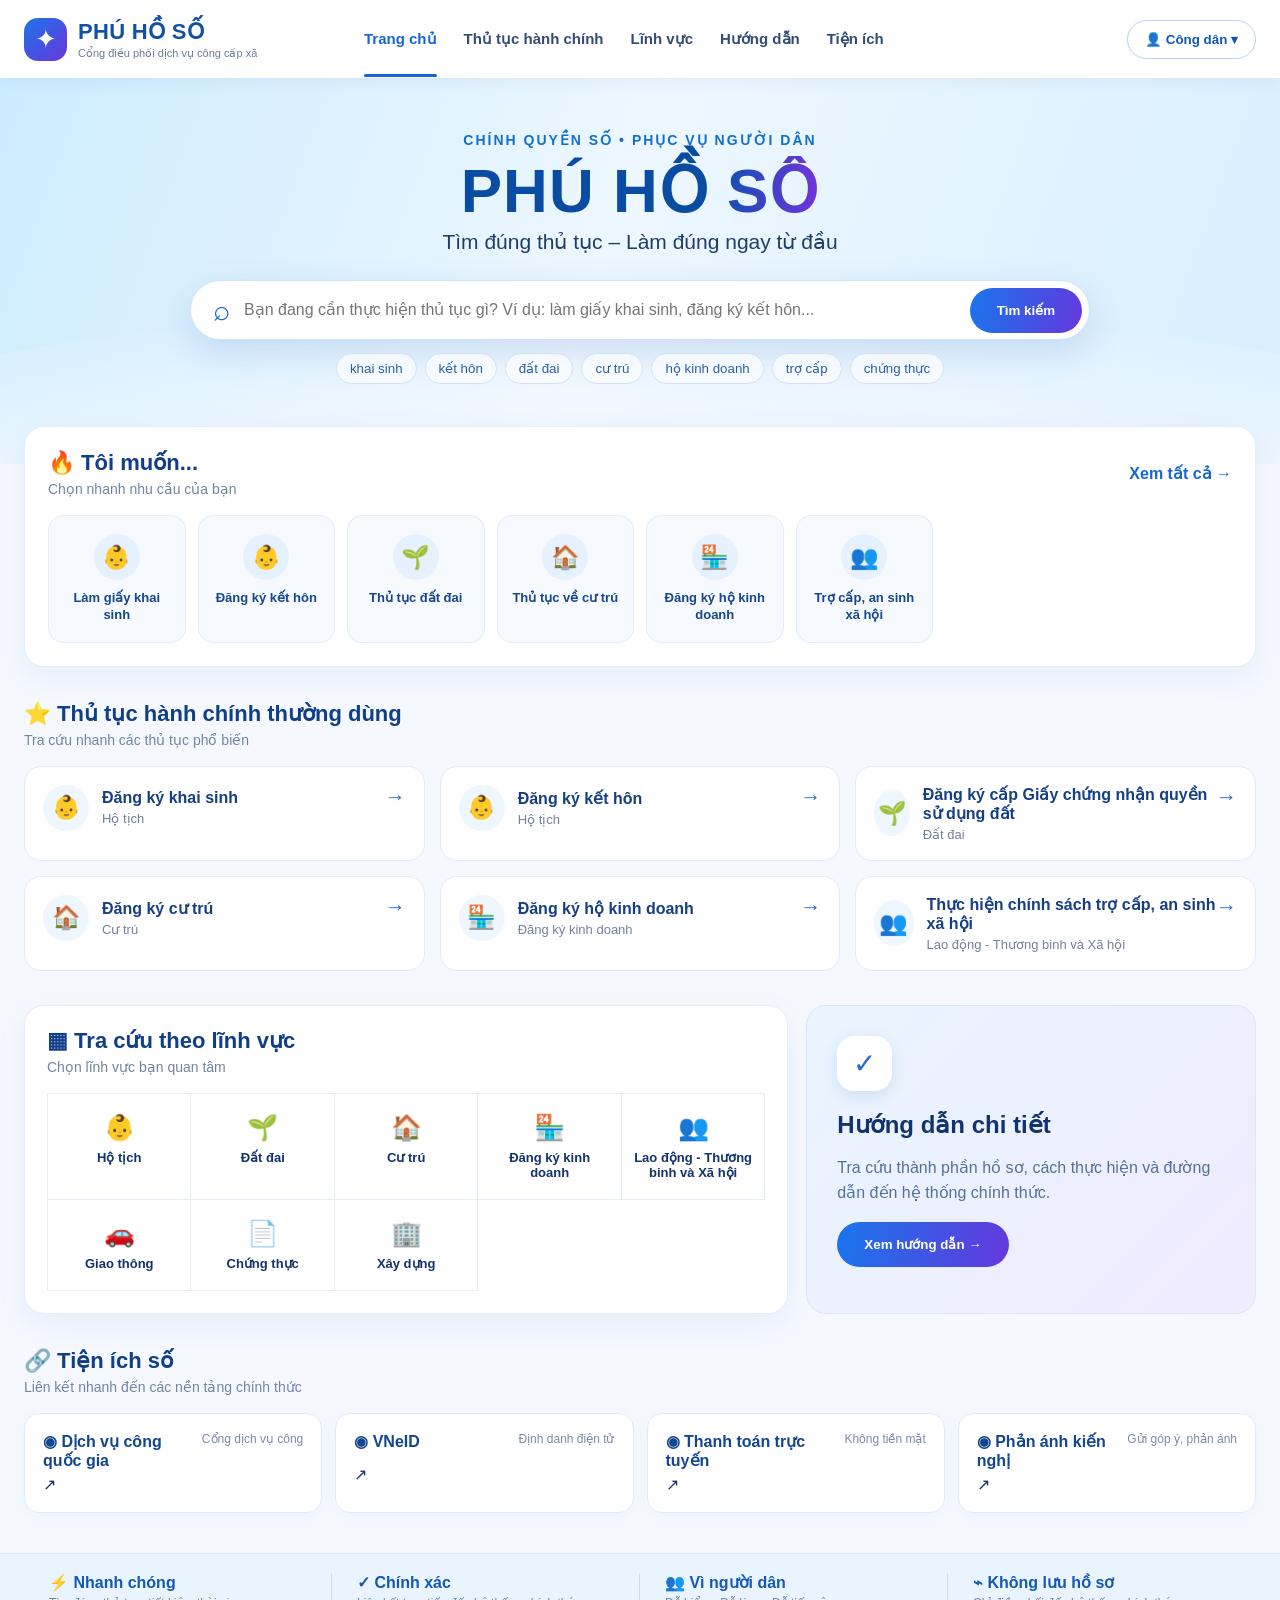
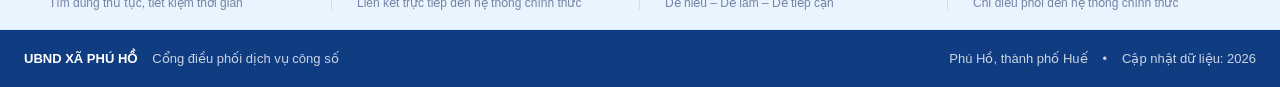
<file: index.html.html>
<!doctype html>
<html lang="vi">
<head>
  <meta charset="UTF-8">
  <meta name="viewport" content="width=device-width,initial-scale=1">
  <meta name="description" content="Phú Hồ Số - Cổng điều phối dịch vụ công cấp xã">
  <title>Phú Hồ Số - Tìm đúng thủ tục, làm đúng ngay từ đầu</title>
  <style>
*{box-sizing:border-box}html{scroll-behavior:smooth}body{margin:0;font-family:Inter,Segoe UI,Arial,sans-serif;color:#12336d;background:#f5f9ff}a{text-decoration:none;color:inherit}.container{width:min(1380px,calc(100% - 48px));margin:auto}.topbar{height:78px;background:#fff;position:sticky;top:0;z-index:20;box-shadow:0 2px 16px #174b9212}.nav{height:100%;display:flex;align-items:center;gap:30px}.brand{display:flex;align-items:center;gap:11px;min-width:310px}.brand-mark{width:43px;height:43px;border-radius:14px;background:linear-gradient(135deg,#1b75e8,#6a36dc);color:#fff;display:grid;place-items:center;font-size:26px}.brand strong{display:block;font-size:22px;letter-spacing:.3px;color:#1151a2}.brand span{display:block;font-size:11px;color:#6b7c98;margin-top:2px}nav{display:flex;gap:27px;align-items:center;flex:1}nav a{font-weight:650;font-size:15px;color:#334c75;padding:29px 0;position:relative}nav a.active,nav a:hover{color:#1565d8}nav a.active:after{content:"";height:3px;position:absolute;left:0;right:0;bottom:0;background:#1565d8;border-radius:3px}.citizen{border:1px solid #b9d2f5;background:#fff;border-radius:24px;padding:11px 17px;color:#1156b4;font-weight:700}.hero{position:relative;min-height:365px;overflow:hidden}.hero-bg{position:absolute;inset:0;background:linear-gradient(110deg,#ccecff,#edf7ff 47%,#d8efff);}.hero-bg:after{content:"";position:absolute;inset:auto -5% -80px;height:230px;background:linear-gradient(180deg,transparent,#f5f9ff);border-radius:50% 50% 0 0/30% 30% 0 0}.hero-content{position:relative;text-align:center;padding:54px 0 80px}.eyebrow{font-size:14px;letter-spacing:2px;font-weight:800;color:#1370c9}.hero h1{font-size:62px;line-height:1;margin:12px 0 8px;font-weight:900;letter-spacing:1px;color:#0b4ca3}.hero h1 em{font-style:normal;background:linear-gradient(90deg,#164eb4,#7134db);color:transparent;background-clip:text}.tagline{font-size:21px;margin:0 0 26px;color:#203d68}.searchbox{background:#fff;border:1px solid #d4e4fb;box-shadow:0 12px 35px #2864b52b;border-radius:36px;width:min(900px,100%);margin:auto;display:flex;align-items:center;padding:6px 7px 6px 22px}.searchbox span{font-size:29px;color:#1765ce}.searchbox input{border:0;outline:0;flex:1;padding:14px;font-size:16px;color:#193b6c;min-width:0}.searchbox button,.guide-card button{border:0;border-radius:28px;background:linear-gradient(100deg,#1975ed,#6438dc);color:#fff;font-weight:800;padding:15px 27px;cursor:pointer}.chips{display:flex;gap:8px;justify-content:center;flex-wrap:wrap;margin-top:13px}.chips button{border:1px solid #d0e2fa;background:#ffffffaa;color:#2761a9;border-radius:20px;padding:7px 13px;cursor:pointer}.overlap{margin-top:-38px;position:relative;z-index:3}.panel{background:#fff;border:1px solid #e4eefb;border-radius:20px;box-shadow:0 10px 30px #225a9c12}.quick-panel{padding:23px}.section{padding-top:34px}.section-head{display:flex;justify-content:space-between;align-items:center;margin-bottom:18px}.section-head h2{margin:0;font-size:22px;color:#103f87}.section-head p{margin:5px 0 0;color:#7284a2;font-size:14px}.section-head>a{color:#1567d2;font-weight:700}.quick-grid{display:grid;grid-template-columns:repeat(8,1fr);gap:12px}.quick-card{padding:18px 10px;background:#f6faff;border:1px solid #e0ecfb;border-radius:15px;text-align:center;cursor:pointer;transition:.2s}.quick-card:hover,.procedure-card:hover{transform:translateY(-3px);box-shadow:0 8px 20px #2463ad16}.quick-card .ico,.procedure-card .ico{width:46px;height:46px;border-radius:50%;margin:0 auto 10px;display:grid;place-items:center;background:#e6f1ff;font-size:23px}.quick-card b{display:block;font-size:13px;line-height:1.3;color:#16468e}.procedure-grid{display:grid;grid-template-columns:repeat(3,1fr);gap:15px}.procedure-card{background:#fff;border:1px solid #e0eafb;border-radius:17px;padding:18px;cursor:pointer;transition:.2s}.procedure-card .top{display:flex;gap:13px;align-items:center}.procedure-card .ico{margin:0;background:#eef6ff;color:#1767d5}.procedure-card h3{font-size:16px;margin:0;color:#153f83}.procedure-card p{font-size:13px;color:#71829d;margin:4px 0 0}.procedure-card .arrow{float:right;color:#216cd2;font-size:21px}.two-col{display:grid;grid-template-columns:1.7fr 1fr;gap:18px}.two-col>.panel{padding:22px}.category-grid{display:grid;grid-template-columns:repeat(5,1fr);gap:0;border-top:1px solid #e5edf8;border-left:1px solid #e5edf8}.category{padding:19px 10px;border-right:1px solid #e5edf8;border-bottom:1px solid #e5edf8;text-align:center;cursor:pointer}.category .ico{font-size:25px}.category b{display:block;font-size:13px;margin-top:8px}.guide-card{border-radius:20px;padding:30px;background:linear-gradient(135deg,#e8f5ff,#f0ebff);border:1px solid #d9e6fb}.guide-icon{width:55px;height:55px;border-radius:17px;background:#fff;display:grid;place-items:center;font-size:28px;color:#2569d6;box-shadow:0 5px 15px #3264a822}.guide-card h2{font-size:24px;margin:20px 0 8px}.guide-card p{color:#54709b;line-height:1.6}.utility-grid{display:grid;grid-template-columns:repeat(4,1fr);gap:13px}.utility{background:#fff;border:1px solid #dfebfa;border-radius:15px;padding:18px;display:grid;grid-template-columns:1fr auto;gap:5px;box-shadow:0 4px 15px #1d5a9b09}.utility b{color:#12468f}.utility span{color:#788ba9;font-size:12px}.feature-strip{margin-top:40px;background:#eaf4ff;border-top:1px solid #d7e8fb;border-bottom:1px solid #d7e8fb}.features{display:grid;grid-template-columns:repeat(4,1fr);padding:19px 0}.features>div{padding:0 25px;border-right:1px solid #c9def6}.features>div:last-child{border:0}.features b,.features span{display:block}.features b{color:#1359b3}.features span{font-size:12px;color:#7085a5;margin-top:4px}footer{background:#103c82;color:#fff}.footer{display:flex;justify-content:space-between;align-items:center;padding:21px 0;font-size:13px}.footer span{opacity:.78;margin-left:15px}.modal{display:none;position:fixed;inset:0;background:#102d5577;z-index:50;padding:30px;align-items:center;justify-content:center}.modal.show{display:flex}.modal-box{width:min(720px,100%);max-height:90vh;overflow:auto;background:#fff;border-radius:22px;padding:30px;position:relative}.close{position:absolute;right:18px;top:12px;border:0;background:transparent;font-size:30px;color:#69809f;cursor:pointer}.modal-box h2{color:#10448d}.modal-box .meta{background:#f3f8ff;border-radius:12px;padding:13px;margin:15px 0;line-height:1.7}.modal-box .primary{display:inline-block;background:#1468d7;color:#fff;padding:12px 18px;border-radius:24px;font-weight:800}@media(max-width:1000px){nav{display:none}.brand{flex:1}.quick-grid{grid-template-columns:repeat(4,1fr)}.two-col{grid-template-columns:1fr}.utility-grid{grid-template-columns:repeat(2,1fr)}.features{grid-template-columns:repeat(2,1fr);gap:15px}.features>div:nth-child(2){border:0}}@media(max-width:650px){.container{width:min(100% - 24px,1380px)}.topbar{height:66px}.brand strong{font-size:18px}.brand span{font-size:9px}.citizen{padding:9px 11px}.hero{min-height:390px}.hero-content{padding:40px 0 75px}.hero h1{font-size:43px}.tagline{font-size:17px}.searchbox{padding-left:13px}.searchbox input{font-size:13px}.searchbox button{padding:13px 16px}.quick-grid{grid-template-columns:repeat(2,1fr)}.procedure-grid{grid-template-columns:1fr}.category-grid{grid-template-columns:repeat(2,1fr)}.utility-grid{grid-template-columns:1fr}.features{grid-template-columns:1fr}.features>div{border:0!important}.footer{display:block;line-height:2}.footer span{margin-left:8px}}
  </style>
</head>
<body>
<header class="topbar">
  <div class="container nav">
    <a class="brand" href="#">
      <div class="brand-mark">✦</div>
      <div><strong>PHÚ HỒ SỐ</strong><span>Cổng điều phối dịch vụ công cấp xã</span></div>
    </a>
    <nav>
      <a class="active" href="#home">Trang chủ</a>
      <a href="#procedures">Thủ tục hành chính</a>
      <a href="#categories">Lĩnh vực</a>
      <a href="#guide">Hướng dẫn</a>
      <a href="#links">Tiện ích</a>
    </nav>
    <button class="citizen">👤 Công dân ▾</button>
  </div>
</header>

<main id="home">
<section class="hero">
  <div class="hero-bg"></div>
  <div class="container hero-content">
    <div class="eyebrow">CHÍNH QUYỀN SỐ • PHỤC VỤ NGƯỜI DÂN</div>
    <h1>PHÚ HỒ <em>SỐ</em></h1>
    <p class="tagline">Tìm đúng thủ tục – Làm đúng ngay từ đầu</p>

    <div class="searchbox">
      <span>⌕</span>
      <input id="searchInput" autocomplete="off"
        placeholder="Bạn đang cần thực hiện thủ tục gì? Ví dụ: làm giấy khai sinh, đăng ký kết hôn...">
      <button id="searchBtn">Tìm kiếm</button>
    </div>
    <div class="chips" id="suggestions"></div>
  </div>
</section>

<section class="container overlap">
  <div class="panel quick-panel">
    <div class="section-head">
      <div><h2>🔥 Tôi muốn...</h2><p>Chọn nhanh nhu cầu của bạn</p></div>
      <a href="#procedures">Xem tất cả →</a>
    </div>
    <div class="quick-grid" id="quickGrid"></div>
  </div>
</section>

<section class="container section" id="procedures">
  <div class="section-head">
    <div><h2>⭐ Thủ tục hành chính thường dùng</h2><p>Tra cứu nhanh các thủ tục phổ biến</p></div>
  </div>
  <div class="procedure-grid" id="procedureGrid"></div>
</section>

<section class="container section two-col" id="categories">
  <div class="panel">
    <div class="section-head"><div><h2>▦ Tra cứu theo lĩnh vực</h2><p>Chọn lĩnh vực bạn quan tâm</p></div></div>
    <div class="category-grid" id="categoryGrid"></div>
  </div>
  <aside class="guide-card" id="guide">
    <div class="guide-icon">✓</div>
    <h2>Hướng dẫn chi tiết</h2>
    <p>Tra cứu thành phần hồ sơ, cách thực hiện và đường dẫn đến hệ thống chính thức.</p>
    <button onclick="showGuide()">Xem hướng dẫn →</button>
  </aside>
</section>

<section class="container section" id="links">
  <div class="section-head"><div><h2>🔗 Tiện ích số</h2><p>Liên kết nhanh đến các nền tảng chính thức</p></div></div>
  <div class="utility-grid">
    <a class="utility" href="https://dichvucong.gov.vn/" target="_blank" rel="noopener"><b>◉ Dịch vụ công quốc gia</b><span>Cổng dịch vụ công</span>↗</a>
    <a class="utility" href="#" onclick="alert('Cấu hình liên kết VNeID trong data/procedures.json');return false"><b>◉ VNeID</b><span>Định danh điện tử</span>↗</a>
    <a class="utility" href="#" onclick="alert('Cấu hình liên kết thanh toán trong data/procedures.json');return false"><b>◉ Thanh toán trực tuyến</b><span>Không tiền mặt</span>↗</a>
    <a class="utility" href="#" onclick="alert('Cấu hình liên kết phản ánh kiến nghị.');return false"><b>◉ Phản ánh kiến nghị</b><span>Gửi góp ý, phản ánh</span>↗</a>
  </div>
</section>

<section class="feature-strip">
  <div class="container features">
    <div><b>⚡ Nhanh chóng</b><span>Tìm đúng thủ tục, tiết kiệm thời gian</span></div>
    <div><b>✓ Chính xác</b><span>Liên kết trực tiếp đến hệ thống chính thức</span></div>
    <div><b>👥 Vì người dân</b><span>Dễ hiểu – Dễ làm – Dễ tiếp cận</span></div>
    <div><b>⌁ Không lưu hồ sơ</b><span>Chỉ điều phối đến hệ thống chính thức</span></div>
  </div>
</section>
</main>

<footer>
  <div class="container footer">
    <div><strong>UBND XÃ PHÚ HỒ</strong><span>Cổng điều phối dịch vụ công số</span></div>
    <div><span>Phú Hồ, thành phố Huế</span><span>•</span><span>Cập nhật dữ liệu: 2026</span></div>
  </div>
</footer>

<div class="modal" id="modal">
  <div class="modal-box">
    <button class="close" onclick="closeModal()">×</button>
    <div id="modalContent"></div>
  </div>
</div>
<script>
const PROCEDURES = [
  {
    "id": "ks01",
    "name": "Đăng ký khai sinh",
    "short": "Làm giấy khai sinh",
    "field": "Hộ tịch",
    "category": "ho_tich",
    "agency": "UBND cấp xã",
    "time": "Trong ngày làm việc khi hồ sơ đầy đủ",
    "quick": true,
    "keywords": [
      "khai sinh",
      "giấy khai sinh",
      "đăng ký khai sinh cho con",
      "trẻ mới sinh",
      "sinh con"
    ],
    "description": "Thủ tục đăng ký khai sinh cho trẻ theo quy định hiện hành.",
    "documents": [
      "Tờ khai đăng ký khai sinh",
      "Giấy chứng sinh hoặc giấy tờ thay thế theo quy định",
      "Giấy tờ tùy thân của người đi đăng ký"
    ],
    "note": "Kiểm tra thành phần hồ sơ trên hệ thống chính thức trước khi nộp.",
    "url": "https://dichvucong.gov.vn/"
  },
  {
    "id": "kh01",
    "name": "Đăng ký kết hôn",
    "short": "Đăng ký kết hôn",
    "field": "Hộ tịch",
    "category": "ho_tich",
    "quick": true,
    "keywords": [
      "kết hôn",
      "đăng ký kết hôn",
      "làm giấy kết hôn"
    ],
    "description": "Thực hiện đăng ký kết hôn theo quy định của pháp luật hộ tịch.",
    "documents": [
      "Tờ khai đăng ký kết hôn",
      "Giấy tờ tùy thân của hai bên"
    ],
    "time": "Trong ngày làm việc khi đủ điều kiện",
    "url": "https://dichvucong.gov.vn/"
  },
  {
    "id": "dd01",
    "name": "Đăng ký cấp Giấy chứng nhận quyền sử dụng đất",
    "short": "Thủ tục đất đai",
    "field": "Đất đai",
    "category": "dat_dai",
    "quick": true,
    "keywords": [
      "đất đai",
      "sổ đỏ",
      "sổ hồng",
      "cấp giấy chứng nhận",
      "giấy chứng nhận quyền sử dụng đất"
    ],
    "description": "Tra cứu thủ tục liên quan đến cấp Giấy chứng nhận quyền sử dụng đất và tài sản gắn liền với đất.",
    "documents": [
      "Hồ sơ theo từng trường hợp cụ thể"
    ],
    "time": "Theo quy định đối với từng thủ tục",
    "url": "https://dichvucong.gov.vn/"
  },
  {
    "id": "ct01",
    "name": "Đăng ký cư trú",
    "short": "Thủ tục về cư trú",
    "field": "Cư trú",
    "category": "cu_tru",
    "quick": true,
    "keywords": [
      "cư trú",
      "thường trú",
      "tạm trú",
      "đăng ký thường trú",
      "đăng ký tạm trú"
    ],
    "description": "Tra cứu và thực hiện thủ tục cư trú trên hệ thống chính thức.",
    "documents": [
      "Giấy tờ tùy trường hợp theo quy định"
    ],
    "time": "Theo quy định",
    "url": "https://dichvucong.gov.vn/"
  },
  {
    "id": "kd01",
    "name": "Đăng ký hộ kinh doanh",
    "short": "Đăng ký hộ kinh doanh",
    "field": "Đăng ký kinh doanh",
    "category": "kinh_doanh",
    "quick": true,
    "keywords": [
      "hộ kinh doanh",
      "đăng ký kinh doanh",
      "mở hộ kinh doanh",
      "thành lập hộ kinh doanh"
    ],
    "description": "Tra cứu thủ tục đăng ký hộ kinh doanh và các yêu cầu liên quan.",
    "documents": [
      "Giấy đề nghị đăng ký hộ kinh doanh",
      "Giấy tờ pháp lý theo trường hợp"
    ],
    "time": "Theo quy định",
    "url": "https://dichvucong.gov.vn/"
  },
  {
    "id": "tc01",
    "name": "Thực hiện chính sách trợ cấp, an sinh xã hội",
    "short": "Trợ cấp, an sinh xã hội",
    "field": "Lao động - Thương binh và Xã hội",
    "category": "lao_dong",
    "quick": true,
    "keywords": [
      "trợ cấp",
      "an sinh",
      "bảo trợ xã hội",
      "người có công",
      "hỗ trợ"
    ],
    "description": "Tra cứu các thủ tục, chính sách trợ cấp và an sinh xã hội.",
    "documents": [
      "Tùy từng chính sách và đối tượng"
    ],
    "time": "Theo từng thủ tục",
    "url": "https://dichvucong.gov.vn/"
  },
  {
    "id": "gt01",
    "name": "Thủ tục liên quan phương tiện giao thông",
    "short": "Phương tiện giao thông",
    "field": "Giao thông",
    "category": "giao_thong",
    "keywords": [
      "xe",
      "phương tiện",
      "đăng ký xe",
      "giao thông"
    ],
    "description": "Nhóm liên kết để người dân tra cứu thủ tục giao thông phù hợp.",
    "documents": [
      "Theo thủ tục cụ thể"
    ],
    "time": "Theo quy định",
    "url": "https://dichvucong.gov.vn/"
  },
  {
    "id": "cc01",
    "name": "Chứng thực bản sao từ bản chính",
    "short": "Sao, chứng thực",
    "field": "Chứng thực",
    "category": "chung_thuc",
    "keywords": [
      "sao y",
      "chứng thực",
      "photo công chứng",
      "bản sao"
    ],
    "description": "Tra cứu thủ tục chứng thực bản sao từ bản chính.",
    "documents": [
      "Bản chính giấy tờ cần chứng thực",
      "Bản sao nếu có"
    ],
    "time": "Theo quy định",
    "url": "https://dichvucong.gov.vn/"
  },
  {
    "id": "xd01",
    "name": "Cấp phép xây dựng",
    "short": "Thủ tục xây dựng",
    "field": "Xây dựng",
    "category": "xay_dung",
    "keywords": [
      "xây dựng",
      "giấy phép xây dựng",
      "xin phép xây nhà"
    ],
    "description": "Tra cứu thủ tục và điều kiện liên quan đến cấp phép xây dựng.",
    "documents": [
      "Hồ sơ theo loại công trình và trường hợp"
    ],
    "time": "Theo quy định",
    "url": "https://dichvucong.gov.vn/"
  }
];
let DATA=[];

async function loadData(){
  DATA=PROCEDURES;
  renderSuggestions();
  renderQuick();
  renderProcedures(DATA.slice(0,6));
  renderCategories();
}
const icons={ho_tich:'👶',cu_tru:'🏠',dat_dai:'🌱',kinh_doanh:'🏪',lao_dong:'👥',giao_thong:'🚗',chung_thuc:'📄',xay_dung:'🏢',khac:'▦'};
function renderSuggestions(){
  const keys=['khai sinh','kết hôn','đất đai','cư trú','hộ kinh doanh','trợ cấp','chứng thực'];
  document.querySelector('#suggestions').innerHTML=keys.map(x=>`<button onclick="quickSearch('${x}')">${x}</button>`).join('');
}
function renderQuick(){
  const qs=DATA.filter(x=>x.quick);
  document.querySelector('#quickGrid').innerHTML=qs.map(x=>`
    <div class="quick-card" onclick="openProcedure('${x.id}')">
      <div class="ico">${icons[x.category]||'📌'}</div><b>${x.short||x.name}</b>
    </div>`).join('');
}
function renderProcedures(list){
  document.querySelector('#procedureGrid').innerHTML=list.length?list.map(x=>`
    <article class="procedure-card" onclick="openProcedure('${x.id}')">
      <span class="arrow">→</span>
      <div class="top"><div class="ico">${icons[x.category]||'📌'}</div><div>
        <h3>${x.name}</h3><p>${x.field}</p>
      </div></div>
    </article>`).join(''):`<div class="panel" style="padding:25px;grid-column:1/-1">Không tìm thấy thủ tục phù hợp.</div>`;
}
function renderCategories(){
  const cats=[...new Map(DATA.map(x=>[x.category,x.field])).entries()];
  document.querySelector('#categoryGrid').innerHTML=cats.map(([c,f])=>`
    <div class="category" onclick="filterCategory('${c}')"><div class="ico">${icons[c]||'▦'}</div><b>${f}</b></div>`).join('');
}
function search(){
  const q=document.querySelector('#searchInput').value.trim().toLowerCase();
  if(!q){renderProcedures(DATA.slice(0,6));return}
  const terms=q.split(/\s+/);
  const result=DATA.map(x=>{
    const hay=[x.name,x.field,x.description,...(x.keywords||[])].join(' ').toLowerCase();
    let score=0;
    terms.forEach(t=>{if(hay.includes(t))score+=hay.startsWith(t)?3:1});
    return {...x,score};
  }).filter(x=>x.score>0).sort((a,b)=>b.score-a.score);
  document.querySelector('#procedures').scrollIntoView({behavior:'smooth'});
  renderProcedures(result);
}
function quickSearch(q){document.querySelector('#searchInput').value=q;search()}
function filterCategory(c){document.querySelector('#procedures').scrollIntoView({behavior:'smooth'});renderProcedures(DATA.filter(x=>x.category===c))}
function openProcedure(id){
  const x=DATA.find(p=>p.id===id); if(!x)return;
  document.querySelector('#modalContent').innerHTML=`
    <h2>${x.name}</h2>
    <div class="meta"><b>Lĩnh vực:</b> ${x.field}<br><b>Cơ quan thực hiện:</b> ${x.agency}<br><b>Thời gian:</b> ${x.time}</div>
    <p>${x.description}</p>
    <h3>Hồ sơ cần chuẩn bị</h3>
    <ul>${x.documents.map(d=>`<li>${d}</li>`).join('')}</ul>
    <p><b>Lưu ý:</b> ${x.note||'Thành phần hồ sơ và quy trình có thể được cập nhật theo hệ thống chính thức.'}</p>
    <a class="primary" href="${x.url}" target="_blank" rel="noopener">THỰC HIỆN NGAY ↗</a>`;
  document.querySelector('#modal').classList.add('show');
}
function closeModal(){document.querySelector('#modal').classList.remove('show')}
function showGuide(){
  document.querySelector('#modalContent').innerHTML=`<h2>Hướng dẫn sử dụng Phú Hồ Số</h2>
  <p><b>Bước 1:</b> Nhập nhu cầu theo cách nói thông thường, ví dụ “làm giấy khai sinh”.</p>
  <p><b>Bước 2:</b> Chọn thủ tục phù hợp và xem thông tin hồ sơ.</p>
  <p><b>Bước 3:</b> Nhấn “Thực hiện ngay” để chuyển đến hệ thống chính thức.</p>
  <p>Phú Hồ Số là lớp điều phối thông tin, không thay thế hệ thống tiếp nhận và xử lý hồ sơ chính thức.</p>`;
  document.querySelector('#modal').classList.add('show');
}
document.querySelector('#searchBtn').addEventListener('click',search);
document.querySelector('#searchInput').addEventListener('keydown',e=>{if(e.key==='Enter')search()});
document.querySelector('#modal').addEventListener('click',e=>{if(e.target.id==='modal')closeModal()});
loadData();
</script>
</body>
</html>
</file>
